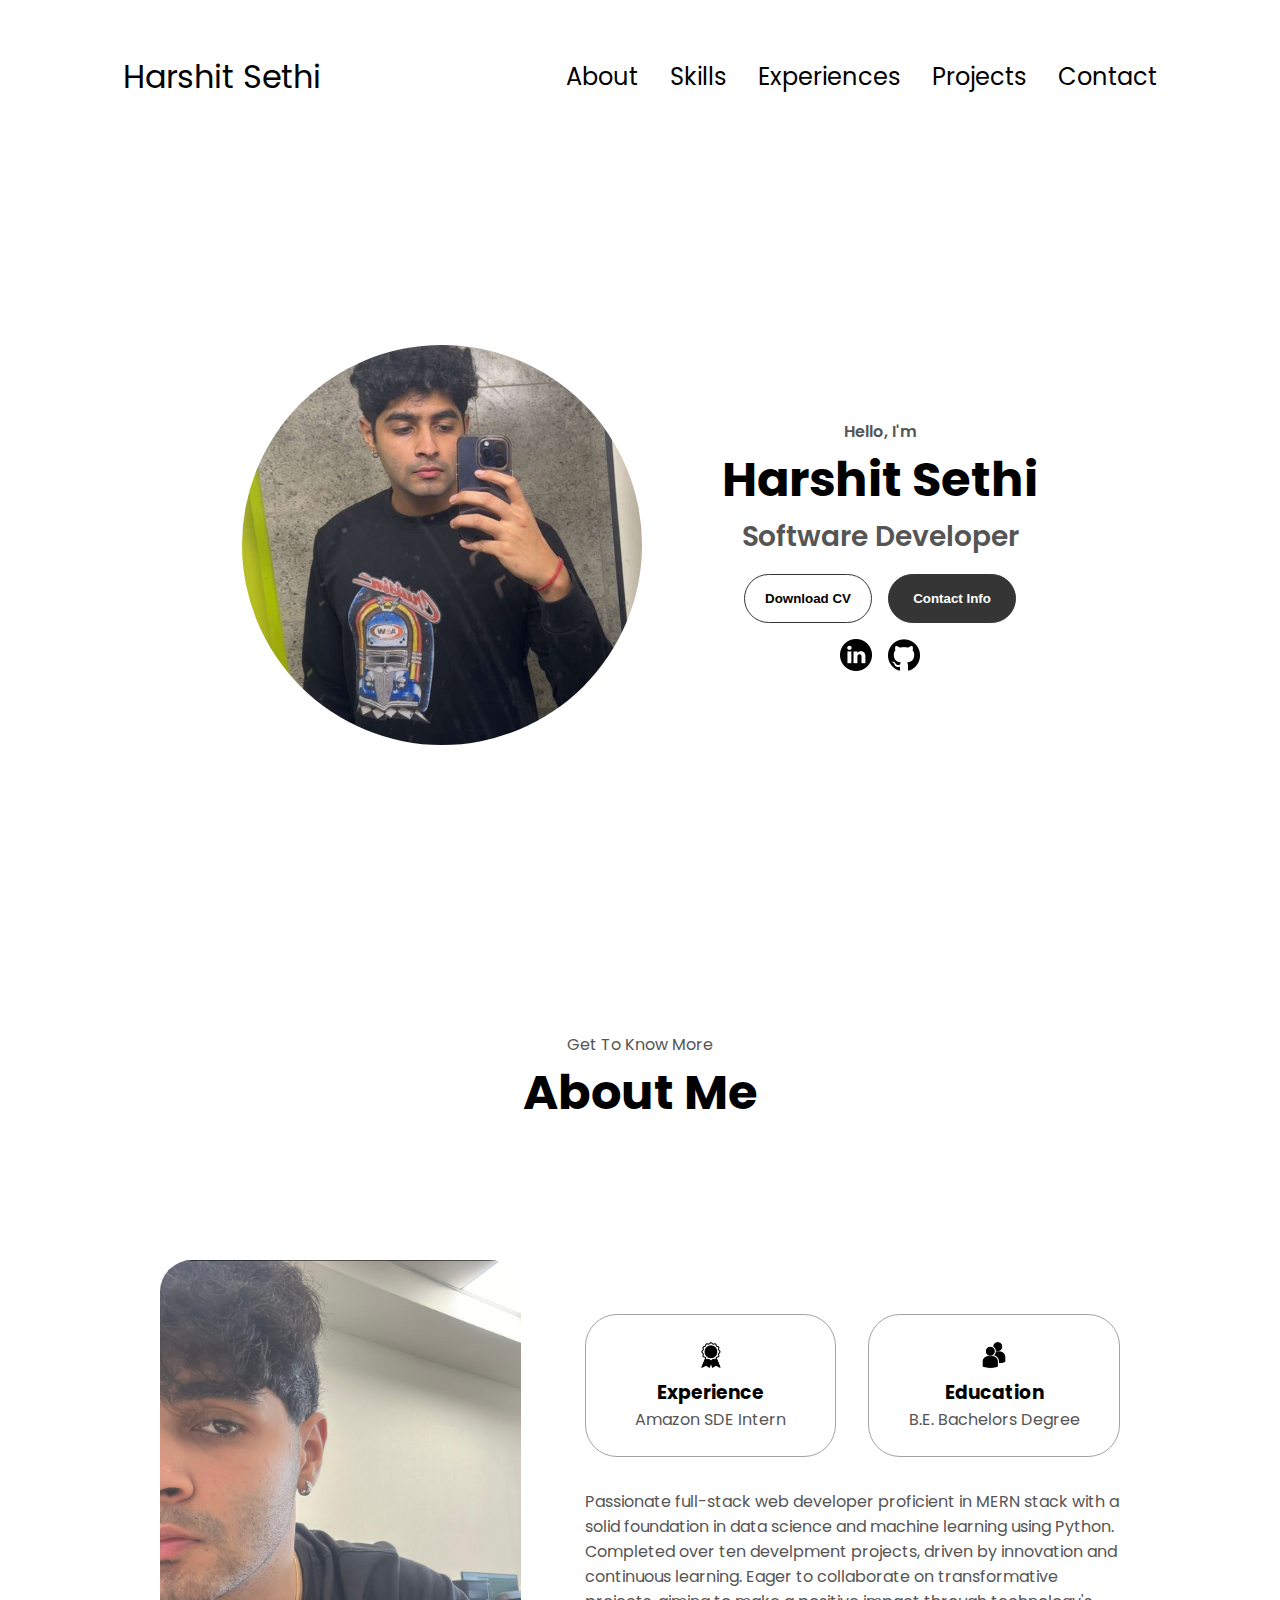
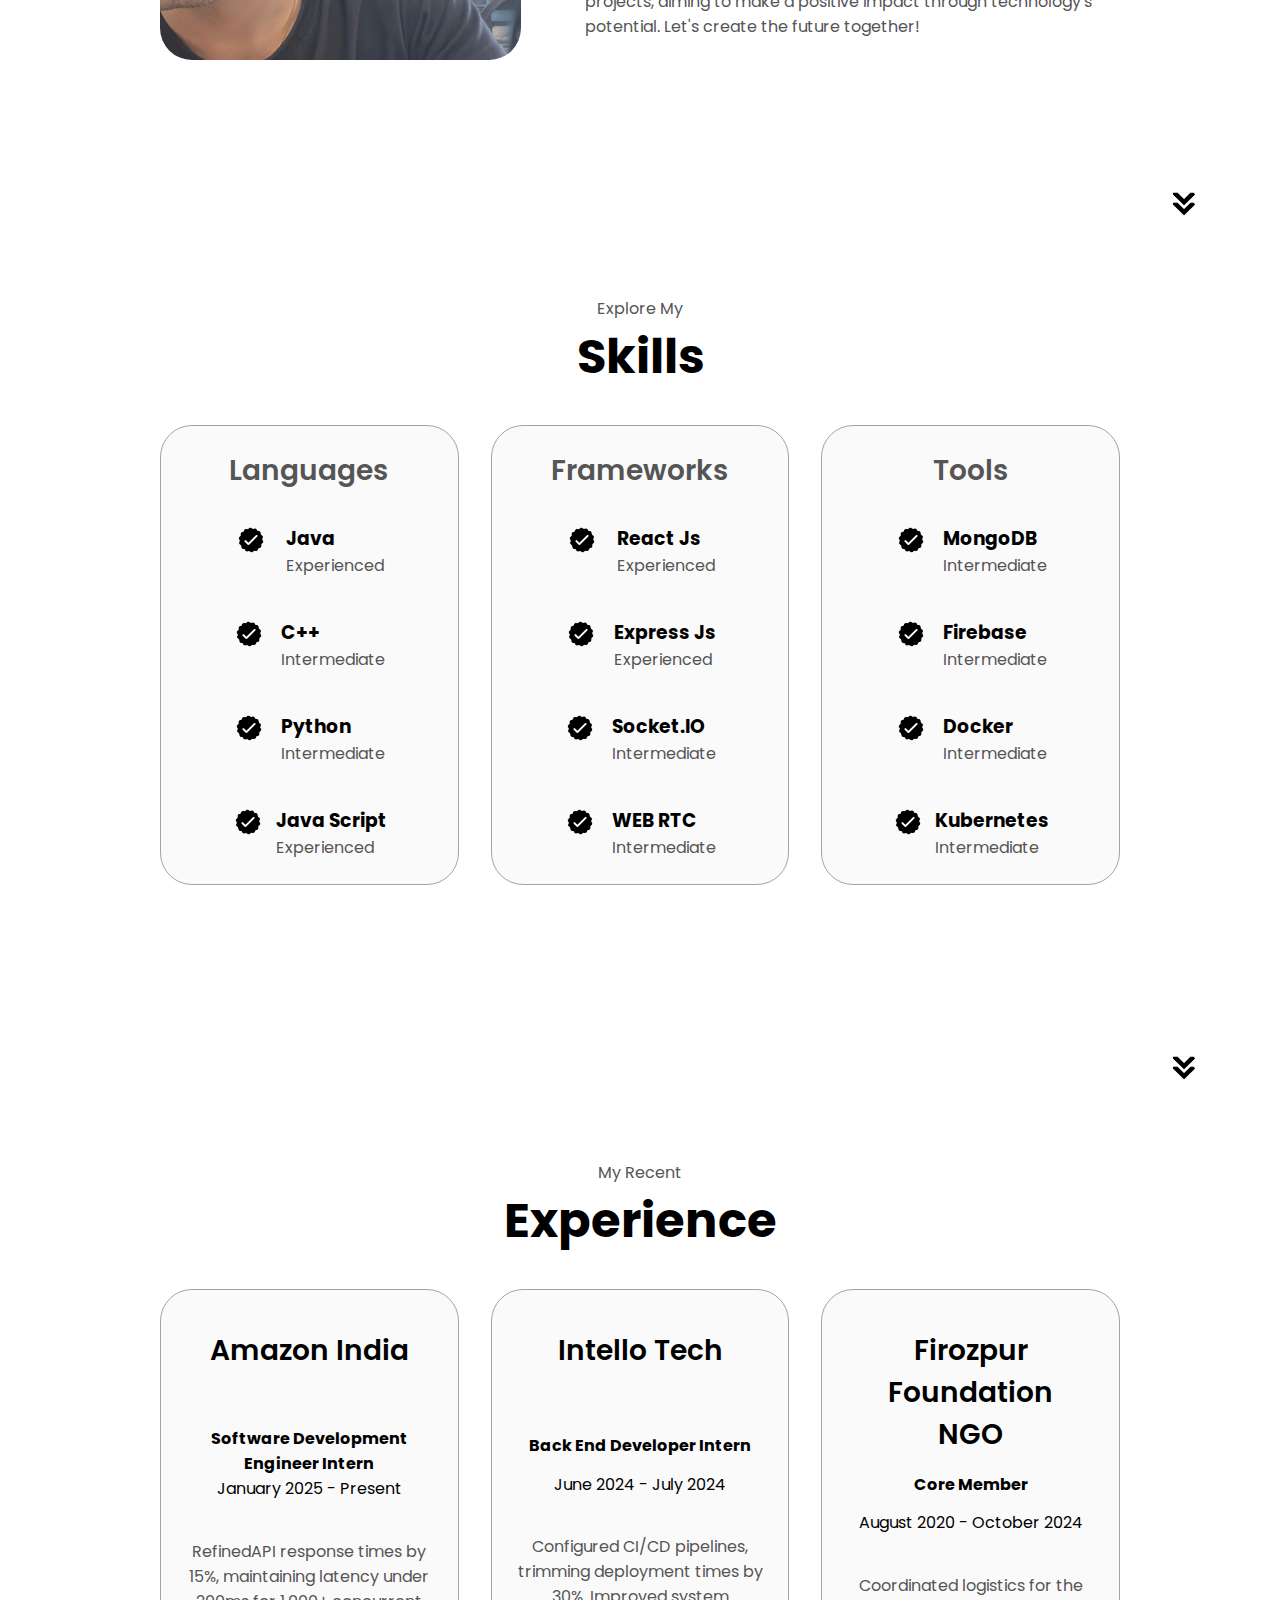
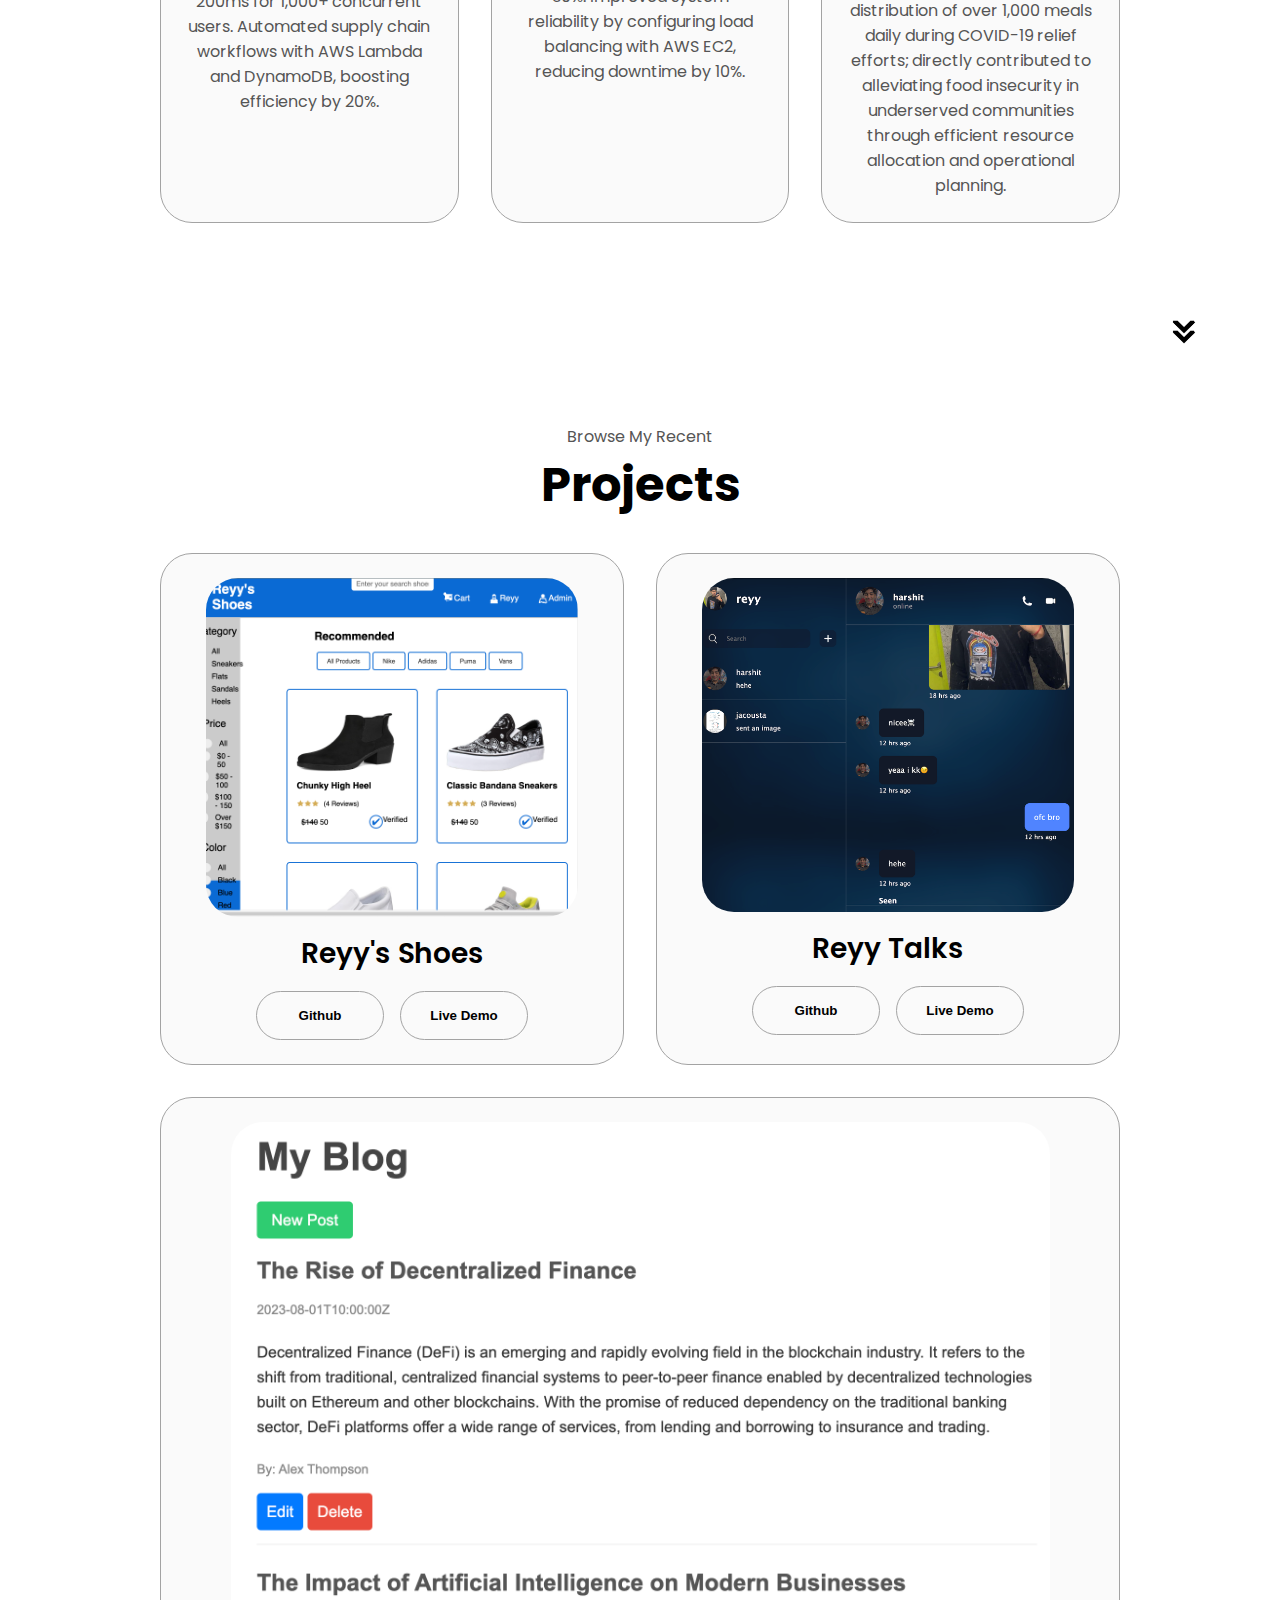
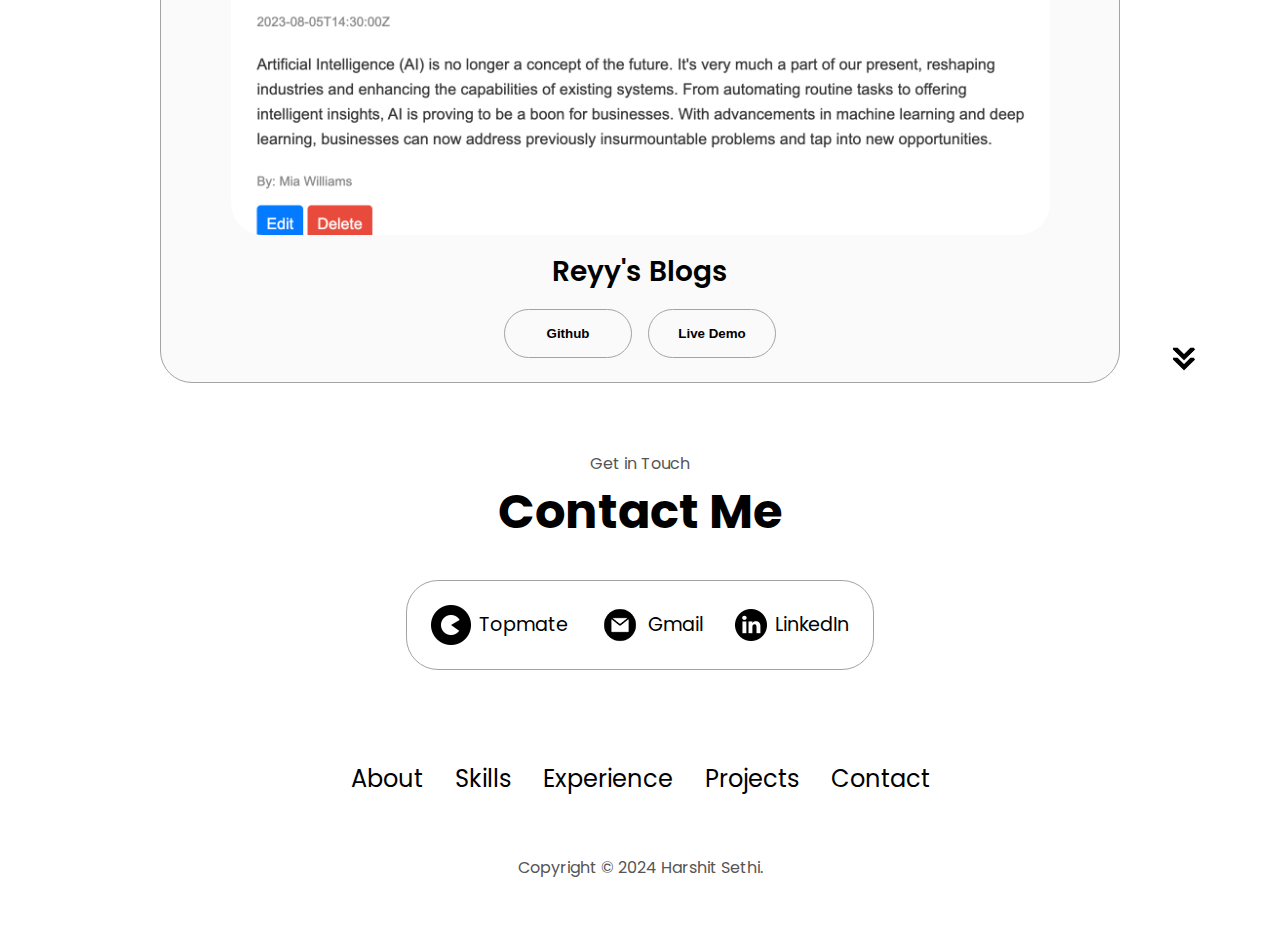
<file: index.html>
<!DOCTYPE html>
<html lang="en">
  <head>
    <meta charset="UTF-8" />
    <meta http-equiv="X-UA-Compatible" content="IE=edge" />
    <meta name="viewport" content="width=device-width, initial-scale=1.0" />
    <title>Reyy Portfolio</title>
    <link rel="stylesheet" href="style.css" />
    <link rel="icon" href="/assets/fav.png" type="image/x-icon" />
    <link rel="stylesheet" href="mediaqueries.css" />
  </head>
  <body>
    <nav id="desktop-nav">
      <div class="logo"><a href="/">Harshit Sethi</a></div>
      <div>
        <ul class="nav-links">
          <li><a href="/about.html">About</a></li>
          <li><a href="/skill.html">Skills</a></li>
          <li><a href="/experience.html">Experiences</a></li>
          <li><a href="/project.html">Projects</a></li>
          <li><a href="/contact.html">Contact</a></li>
        </ul>
      </div>
    </nav>
    <nav id="hamburger-nav">
      <div class="logo"><a href="/">Harshit Sethi</a></div>
      <div class="hamburger-menu">
        <div class="hamburger-icon" onclick="toggleMenu()">
          <span></span>
          <span></span>
          <span></span>
        </div>
        <div class="menu-links">
          <li><a href="/about.html" onclick="toggleMenu()">About</a></li>
          <li><a href="/skill.html" onclick="toggleMenu()">Skills</a></li>
          <li><a href="/experience.html" onclick="toggleMenu()">Experiences</a></li>
          <li><a href="/project.html" onclick="toggleMenu()">Projects</a></li>
          <li><a href="/contact.html" onclick="toggleMenu()">Contact</a></li>
        </div>
      </div>
    </nav>
    <section id="profile">
      <div class="section__pic-container">
        <img class="pic1" src="./assets/photo.png" alt="Harshit Sethi profile picture" />
      </div>
      <div class="section__text">
        <p class="section__text__p1">Hello, I'm</p>
        <h1 class="title">Harshit Sethi</h1>
        <p class="section__text__p2">Software Developer</p>
        <div class="btn-container">
          <button
            class="btn btn-color-2"
            onclick="window.open('./assets/Harshit_Sethi_Resume.pdf')"
          >
            Download CV
          </button>
          <button class="btn btn-color-1" onclick="location.href='./#contact'">
            Contact Info
          </button>
        </div>
        <div id="socials-container">
          <img
            src="./assets/linkedin.png"
            alt="My LinkedIn profile"
            class="icon"
            onclick="location.href='https://www.linkedin.com/in/harshit-sethi00/'"
          />
          <img
            src="./assets/github.png"
            alt="My Github profile"
            class="icon"
            onclick="location.href='https://github.com/harshey0'"
          />
        </div>
      </div>
    </section>
    <section id="about">
      <p class="section__text__p1">Get To Know More</p>
      <h1 class="title">About Me</h1>
      <div class="section-container">
        <div class="section__pic-container">
          <img
            src="./assets/about-pic.png"
            alt="Profile picture"
            class="about-pic"
          />
        </div>
        <div class="about-details-container">
          <div class="about-containers">
            <div class="details-container">
              <img
                src="./assets/experience.png"
                alt="Experience icon"
                class="icon"
              />
              <h3>Experience</h3>
              <p>Amazon SDE Intern</p>
            </div>
            <div class="details-container">
              <img
                src="./assets/education.png"
                alt="Education icon"
                class="icon"
              />
              <h3>Education</h3>
              <p>B.E. Bachelors Degree</p>
            </div>
          </div>
          <div class="text-container">
            <p>
              Passionate full-stack web developer proficient in MERN stack with a solid foundation in data science and machine learning using Python. Completed over ten develpment projects, driven by innovation and continuous learning. Eager to collaborate on transformative projects, aiming to make a positive impact through technology's potential. Let's create the future together!
            </p>
          </div>
        </div>
      </div>
      <img
        src="./assets/arrow.png"
        alt="Arrow icon"
        class="icon arrow"
        onclick="location.href='./#skills'"
      />
    </section>


    <section id="skills">
      <p class="section__text__p1">Explore My</p>
      <h1 class="title">Skills</h1>
      <div class="experience-details-container">
        <div class="about-containers">

          <div class="details-container color-container">
             <h2 class="experience-sub-title">Languages</h2>
          <div class="article-container">
            <article>
              <img
                src="./assets/checkmark.png"
                alt="Experience icon"
                class="icon"
              />
              <div>
                <h3>Java</h3>
                <p>Experienced</p>
              </div>
            </article>
            <article>
              <img
                src="./assets/checkmark.png"
                alt="Experience icon"
                class="icon"
              />
              <div>
                <h3>C++</h3>
                <p>Intermediate</p>
              </div>
            </article>
            <article>
              <img
                src="./assets/checkmark.png"
                alt="Experience icon"
                class="icon"
              />
              <div>
                <h3>Python</h3>
                <p>Intermediate</p>
              </div>
            </article>
            <article>
              <img
                src="./assets/checkmark.png"
                alt="Experience icon"
                class="icon"
              />
              <div>
                <h3>Java Script</h3>
                <p>Experienced</p>
              </div>
            </article>
          </div>
          </div>

          <div class="details-container color-container">
            <h2 class="experience-sub-title">Frameworks</h2>
          <div class="article-container">
            <article>
              <img
                src="./assets/checkmark.png"
                alt="Experience icon"
                class="icon"
              />
              <div>
                <h3>React Js</h3>
                <p>Experienced</p>
              </div>
            </article>
            <article>
              <img
                src="./assets/checkmark.png"
                alt="Experience icon"
                class="icon"
              />
              <div>
                <h3>Express Js</h3>
                <p>Experienced</p>
              </div>
            </article>
            <article>
              <img
                src="./assets/checkmark.png"
                alt="Experience icon"
                class="icon"
              />
              <div>
                <h3>Socket.IO</h3>
                <p>Intermediate</p>
              </div>
            </article>
            <article>
              <img
                src="./assets/checkmark.png"
                alt="Experience icon"
                class="icon"
              />
              <div>
                <h3>WEB RTC</h3>
                <p>Intermediate</p>
              </div>
            </article>
          </div>
          </div>
            <div class="details-container color-container">
              <h2 class="experience-sub-title">Tools</h2>
              <div class="article-container">
    
                <article>
                  <img
                    src="./assets/checkmark.png"
                    alt="Experience icon"
                    class="icon"
                  />
                  <div>
                    <h3>MongoDB</h3>
                    <p>Intermediate</p>
                  </div>
                </article>
                <article>
                  <img
                    src="./assets/checkmark.png"
                    alt="Experience icon"
                    class="icon"
                  />
                  <div>
                    <h3>Firebase</h3>
                    <p>Intermediate</p>
                  </div>
                </article>
                <article>
                  <img
                    src="./assets/checkmark.png"
                    alt="Experience icon"
                    class="icon"
                  />
                  <div>
                    <h3>Docker</h3>
                    <p>Intermediate</p>
                  </div>
                </article>
                <article>
                  <img
                    src="./assets/checkmark.png"
                    alt="Experience icon"
                    class="icon"
                  />
                  <div>
                    <h3>Kubernetes</h3>
                    <p>Intermediate</p>
                  </div>
                </article>
    
              </div>
          
        </div>

      <img
        src="./assets/arrow.png"
        alt="Arrow icon"
        class="icon arrow"
        onclick="location.href='./#experience'"
      />
    </section>

    <section id="experience">
      <p class="section__text__p1">My Recent</p>
      <h1 class="title">Experience</h1>
      <div class="experience-details-container">
        <div class="about-containers">

          <div class="details-container color-container">
            <h2 class="experience-sub-title project-title">Amazon India</h2>
            <div style="height: 1cm;"></div>
            <h4>Software Development Engineer Intern</h4>
            <P1>January 2025 - Present</P1>
            <div style="height: 1cm;"></div>
              <p>RefinedAPI response times by 15%, maintaining latency under 200ms for 1,000+ concurrent users. Automated
                supply chain workflows with AWS Lambda and DynamoDB, boosting efficiency by 20%. </p>
          </div>

          <div class="details-container color-container">
            <h2 class="experience-sub-title project-title">Intello Tech</h2>
            <div style="height: 1.2cm;"></div>
            <h4>Back End Developer Intern</h4>
            <div style="height: 0.35cm;"></div>
            <P1>June 2024 - July 2024</P1>
            <div style="height: 1cm;"></div>
              <p>Configured CI/CD pipelines, trimming deployment times by 30%. Improved system reliability by configuring load
                balancing with AWS EC2, reducing downtime by 10%.</p>
             
          </div>
            <div class="details-container color-container">
          <h2 class="experience-sub-title project-title">Firozpur Foundation NGO</h2>
          <h4>Core Member</h4>
          <div style="height: 0.35cm;"></div>
          <P1>August 2020 - October 2024</P1>
          <div style="height: 1cm;"></div>
            <p>Coordinated logistics for the distribution of over 1,000 meals daily during COVID-19 relief efforts; directly
              contributed to alleviating food insecurity in underserved communities through efficient resource allocation and
              operational planning.</p>
          
        </div>

      <img
        src="./assets/arrow.png"
        alt="Arrow icon"
        class="icon arrow"
        onclick="location.href='./#projects'"
      />
    </section>


    <section id="projects">
      <p class="section__text__p1">Browse My Recent</p>
      <h1 class="title">Projects</h1>
      <div class="experience-details-container">
        <div class="about-containers">
          <div class="details-container color-container">
            <div class="article-container">
              <img
                src="./assets/project-1.png"
                alt="Project 1"
                class="project-img"
              />
            </div>
            <h2 class="experience-sub-title project-title">Reyy's Shoes</h2>
            <div class="btn-container">
              <button
                class="btn btn-color-2 project-btn"
                onclick="location.href='https://github.com/harshey0/Reyy-s-Shoes'"
              >
                Github
              </button>
              <button
                class="btn btn-color-2 project-btn"
                onclick="location.href='https://reyy-s-shoes.vercel.app/'"
              >
                Live Demo
              </button>
            </div>
          </div>
          <div class="details-container color-container">
            <div class="article-container">
              <img
                src="./assets/project-2.png"
                alt="Project 2"
                class="project-img"
              />
            </div>
            <h2 class="experience-sub-title project-title">Reyy Talks</h2>
            <div class="btn-container">
              <button
                class="btn btn-color-2 project-btn"
                onclick="location.href='https://github.com/harshey0/Reyy-Talks'"
              >
                Github
              </button>
              <button
                class="btn btn-color-2 project-btn"
                onclick="location.href='https://reyy-talks.vercel.app/'"
              >
                Live Demo
              </button>
            </div>
          </div>
          <div class="details-container color-container">
            <div class="article-container">
              <img
                src="./assets/project-3.png"
                alt="Project 3"
                class="project-img"
              />
            </div>
            <h2 class="experience-sub-title project-title ">Reyy's Blogs</h2>
            <div class="btn-container">
              <button
                class="btn btn-color-2 project-btn"
                onclick="location.href='https://github.com/harshey0/api_blog'"
              >
                Github
              </button>
              <button
                class="btn btn-color-2 project-btn"
                onclick="location.href='https://api-blog-1.onrender.com/'"
              >
                Live Demo
              </button>
            </div>
          </div>
        </div>
      </div>
      <img
        src="./assets/arrow.png"
        alt="Arrow icon"
        class="icon arrow"
        onclick="location.href='./#contact'"
      />
    </section>
    <section id="contact">
      <p class="section__text__p1">Get in Touch</p>
      <h1 class="title">Contact Me</h1>
      <div class="contact-info-upper-container">
        <div class="contact-info-container">
          <img
            src="./assets/top.png"
            alt="Email icon"
            class="icon contact-icon email-icon"
          />
          <p><a href="https://topmate.io/harshit_sethi">Topmate</a></p>
        </div>
        <div class="contact-info-container">
          <img
            src="./assets/email.png"
            alt="Email icon"
            class="icon contact-icon email-icon"
          />
          <p><a href="mailto:sethiharshitfzr@gmail.com">Gmail</a></p>
        </div>
        <div class="contact-info-container">
          <img
            src="./assets/linkedin.png"
            alt="LinkedIn icon"
            class="icon contact-icon"
          />
          <p><a href="https://www.linkedin.com/in/harshit-sethi00/">LinkedIn</a></p>
        </div>
      </div>
    </section>
    <script
        src="https://topmate-embed.s3.ap-south-1.amazonaws.com/v1/topmate-embed.js"
        user-profile="https://topmate.io/embed/profile/harshit_sethi?theme=D5534D"
        btn-style='{"backgroundColor":"#000","color":"#fff","border":"1px solid #000"}'
        embed-version="v1"
        button-text="Let's Connect"
        position-right="30px"
        position-bottom="30px"
        custom-padding="0px"
        custom-font-size="16px"
        custom-font-weight="500"
        custom-width="200px"
        async=""
        defer=""
      ></script>
    <footer>
      <nav>
        <div class="nav-links-container">
          <ul class="nav-links">
            <li><a href="#about">About</a></li>
            <li><a href="#skills">Skills</a></li>
            <li><a href="#experience">Experience</a></li>
            <li><a href="#projects">Projects</a></li>
            <li><a href="#contact">Contact</a></li>
          </ul>
        </div>
      </nav>
      <p>Copyright &#169; 2024 Harshit Sethi.</p>
    </footer>
    <script src="script.js"></script>
  </body>
</html>
</file>
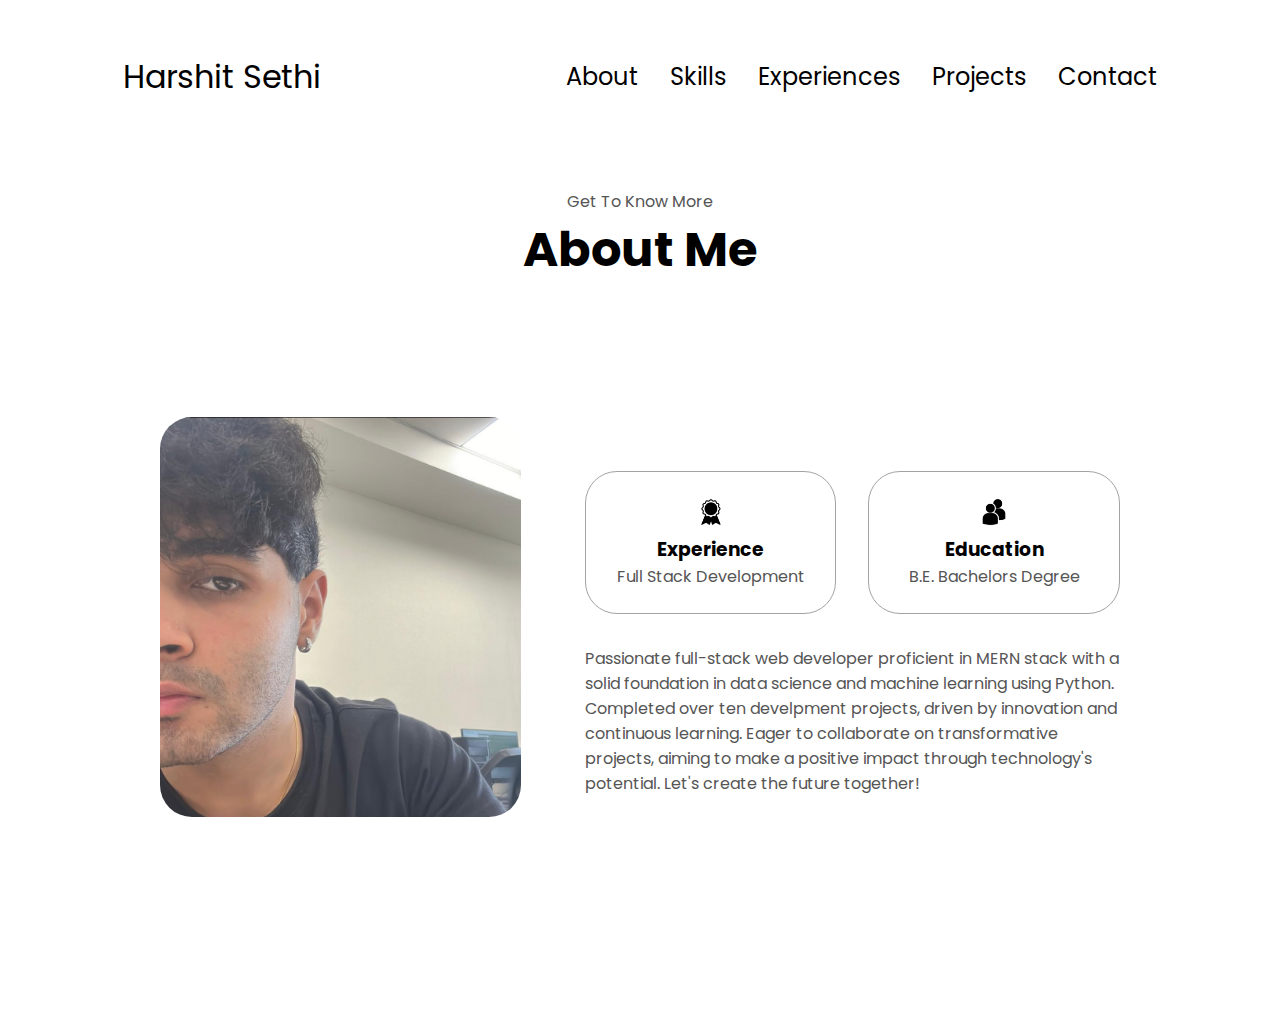
<file: about.html>
<!DOCTYPE html>
<html lang="en">
  <head>
    <meta charset="UTF-8" />
    <meta http-equiv="X-UA-Compatible" content="IE=edge" />
    <meta name="viewport" content="width=device-width, initial-scale=1.0" />
    <title>My Portfolio</title>
    <link rel="stylesheet" href="style.css" />
    <link rel="stylesheet" href="mediaqueries.css" />
  </head>
  <body>
    <nav id="desktop-nav">
        <div class="logo"><a href="/">Harshit Sethi</a></div>
      <div>
        <ul class="nav-links">
          <li><a href="/about.html">About</a></li>
          <li><a href="/skill.html">Skills</a></li>
          <li><a href="/experience.html">Experiences</a></li>
          <li><a href="/project.html">Projects</a></li>
          <li><a href="/contact.html">Contact</a></li>
        </ul>
      </div>
    </nav>
    <nav id="hamburger-nav">
        <div class="logo"><a href="/">Harshit Sethi</a></div>
        <div class="hamburger-menu">
          <div class="hamburger-icon" onclick="toggleMenu()">
            <span></span>
            <span></span>
            <span></span>
          </div>
          <div class="menu-links">
            <li><a href="/about.html" onclick="toggleMenu()">About</a></li>
            <li><a href="/skill.html" onclick="toggleMenu()">Skills</a></li>
            <li><a href="/experience.html" onclick="toggleMenu()">Experiences</a></li>
            <li><a href="/project.html" onclick="toggleMenu()">Projects</a></li>
            <li><a href="/contact.html" onclick="toggleMenu()">Contact</a></li>
        </div>
      </div>
    </nav>
    <section id="about">
      <p class="section__text__p1">Get To Know More</p>
      <h1 class="title">About Me</h1>
      <div class="section-container">
        <div class="section__pic-container">
          <img
            src="./assets/about-pic.png"
            alt="Profile picture"
            class="about-pic"
          />
        </div>
        <div class="about-details-container">
          <div class="about-containers">
            <div class="details-container">
              <img
                src="./assets/experience.png"
                alt="Experience icon"
                class="icon"
              />
              <h3>Experience</h3>
              <p>Full Stack Development</p>
            </div>
            <div class="details-container">
              <img
                src="./assets/education.png"
                alt="Education icon"
                class="icon"
              />
              <h3>Education</h3>
              <p>B.E. Bachelors Degree</p>
            </div>
          </div>
          <div class="text-container">
            <p>
              Passionate full-stack web developer proficient in MERN stack with a solid foundation in data science and machine learning using Python. Completed over ten develpment projects, driven by innovation and continuous learning. Eager to collaborate on transformative projects, aiming to make a positive impact through technology's potential. Let's create the future together!
            </p>
          </div>
        </div>
      </div>
    </section>
    </footer>
    <script src="script.js"></script>
  </body>
</html>
</file>
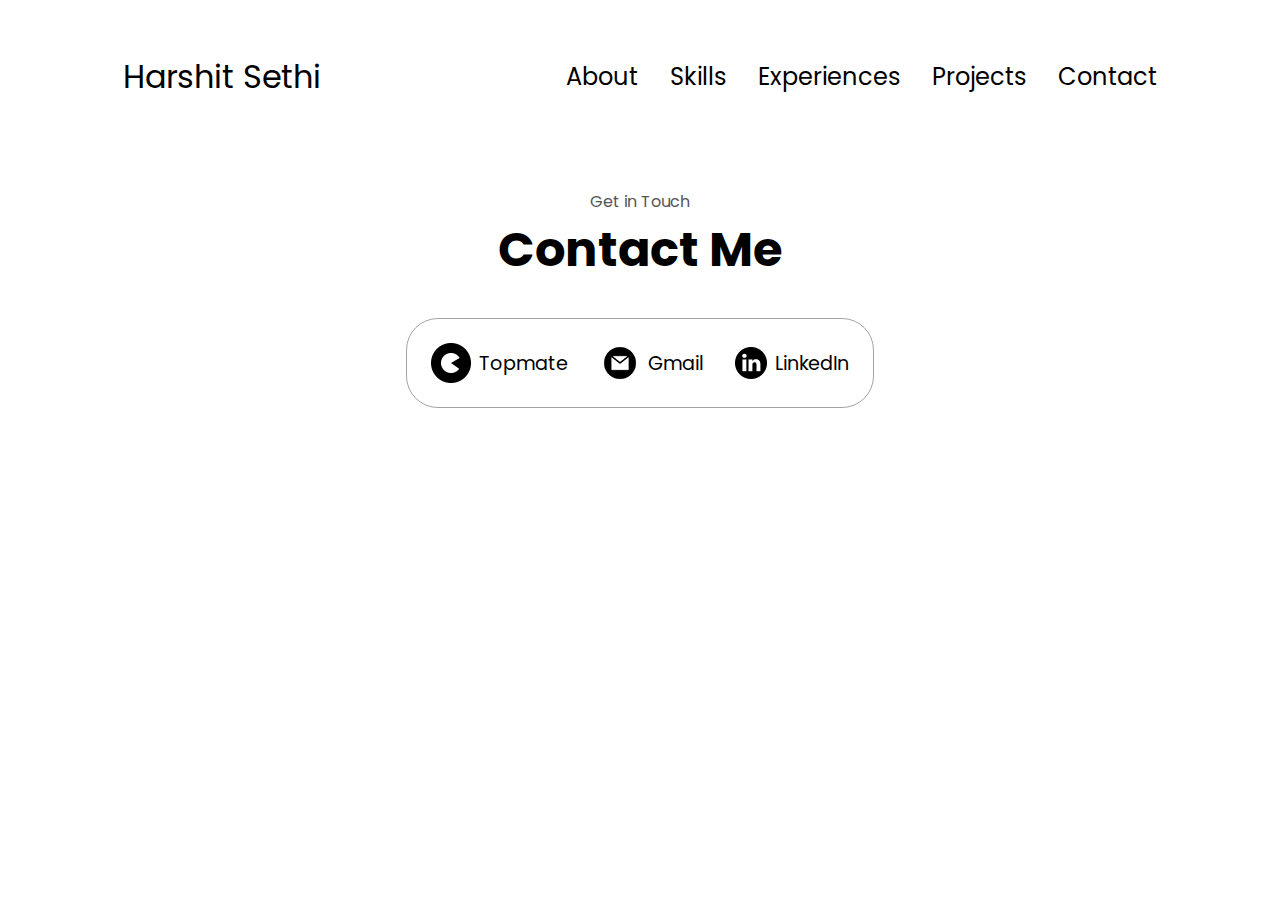
<file: contact.html>
<!DOCTYPE html>
<html lang="en">
  <head>
    <meta charset="UTF-8" />
    <meta http-equiv="X-UA-Compatible" content="IE=edge" />
    <meta name="viewport" content="width=device-width, initial-scale=1.0" />
    <title>My Portfolio</title>
    <link rel="stylesheet" href="style.css" />
    <link rel="stylesheet" href="mediaqueries.css" />
  </head>
  <body>
    <nav id="desktop-nav">
        <div class="logo"><a href="/">Harshit Sethi</a></div>
      <div>
        <ul class="nav-links">
            <li><a href="/about.html">About</a></li>
            <li><a href="/skill.html">Skills</a></li>
            <li><a href="/experience.html">Experiences</a></li>
            <li><a href="/project.html">Projects</a></li>
            <li><a href="/contact.html">Contact</a></li>
        </ul>
      </div>
    </nav>
    <nav id="hamburger-nav">
        <div class="logo"><a href="/">Harshit Sethi</a></div>
        <div class="hamburger-menu">
          <div class="hamburger-icon" onclick="toggleMenu()">
            <span></span>
            <span></span>
            <span></span>
          </div>
          <div class="menu-links">
            <li><a href="/about.html" onclick="toggleMenu()">About</a></li>
            <li><a href="/skill.html" onclick="toggleMenu()">Skills</a></li>
            <li><a href="/experience.html" onclick="toggleMenu()">Experiences</a></li>
            <li><a href="/project.html" onclick="toggleMenu()">Projects</a></li>
            <li><a href="/contact.html" onclick="toggleMenu()">Contact</a></li>
        </div>
      </div>
    </nav>
    <section id="contact">
      <p class="section__text__p1">Get in Touch</p>
      <h1 class="title">Contact Me</h1>
      <div class="contact-info-upper-container">
        <div class="contact-info-container">
          <img
            src="./assets/top.png"
            alt="Email icon"
            class="icon contact-icon email-icon"
          />
          <p><a href="https://topmate.io/harshit_sethi">Topmate</a></p>
        </div>
        <div class="contact-info-container">
          <img
            src="./assets/email.png"
            alt="Email icon"
            class="icon contact-icon email-icon"
          />
          <p><a href="mailto:sethiharshitfzr@gmail.com">Gmail</a></p>
        </div>
        <div class="contact-info-container">
          <img
            src="./assets/linkedin.png"
            alt="LinkedIn icon"
            class="icon contact-icon"
          />
          <p><a href="https://www.linkedin.com/in/harshit-sethi00/">LinkedIn</a></p>
        </div>
      </div>
    </section>
    </footer>
    <script src="script.js"></script>
  </body>
</html>
</file>
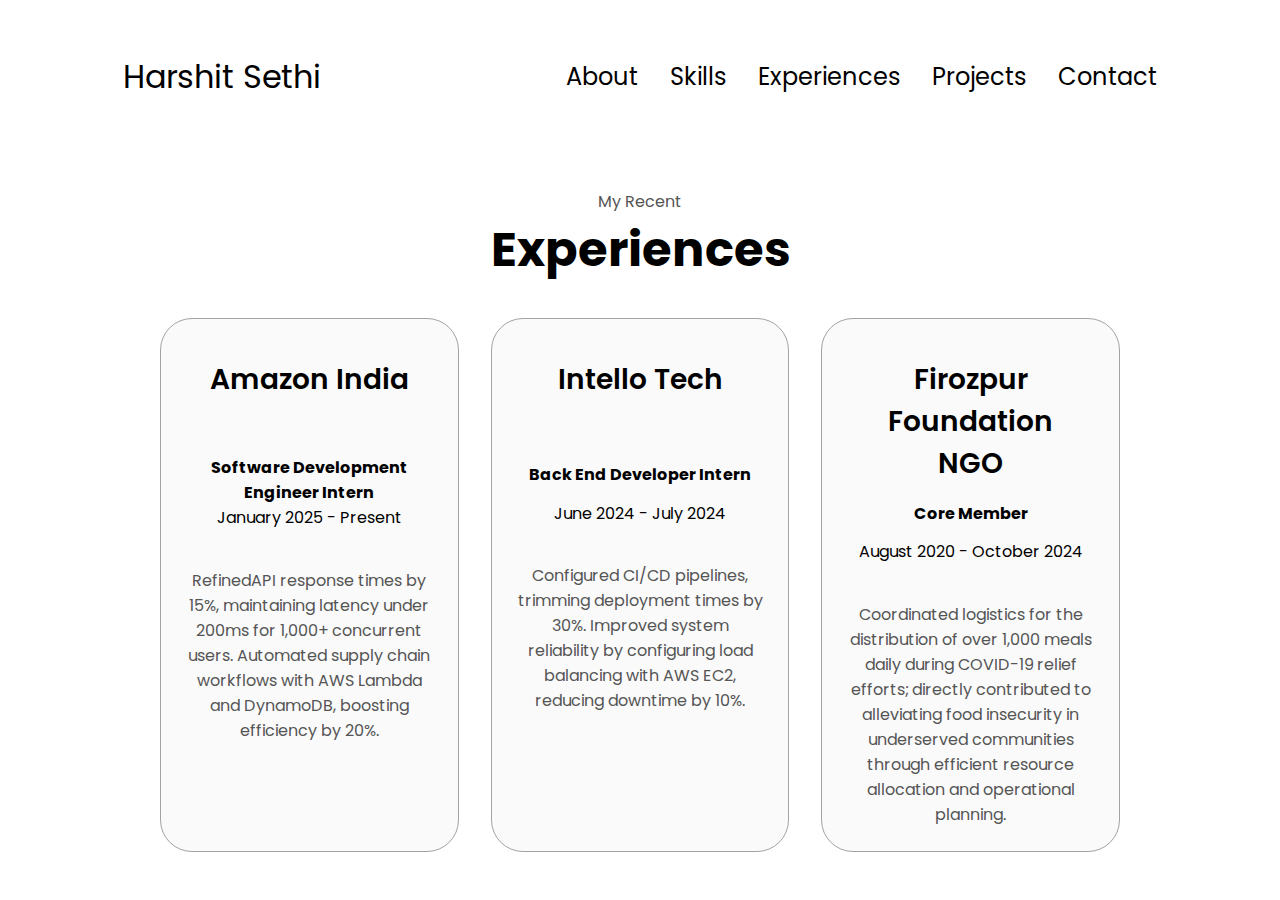
<file: experience.html>
<!DOCTYPE html>
<html lang="en">
  <head>
    <meta charset="UTF-8" />
    <meta http-equiv="X-UA-Compatible" content="IE=edge" />
    <meta name="viewport" content="width=device-width, initial-scale=1.0" />
    <title>My Portfolio</title>
    <link rel="stylesheet" href="style.css" />
    <link rel="stylesheet" href="mediaqueries.css" />
  </head>
  <body>
    <nav id="desktop-nav">
      <div class="logo"><a href="/">Harshit Sethi</a></div>
      <div>
        <ul class="nav-links">
          <li><a href="/about.html">About</a></li>
          <li><a href="/skill.html">Skills</a></li>
          <li><a href="/experience.html">Experiences</a></li>
          <li><a href="/project.html">Projects</a></li>
          <li><a href="/contact.html">Contact</a></li>
        </ul>
      </div>
    </nav>
    <nav id="hamburger-nav">
        <div class="logo"><a href="/">Harshit Sethi</a></div>
        <div class="hamburger-menu">
          <div class="hamburger-icon" onclick="toggleMenu()">
            <span></span>
            <span></span>
            <span></span>
          </div>
          <div class="menu-links">
            <li><a href="/about.html" onclick="toggleMenu()">About</a></li>
            <li><a href="/skill.html" onclick="toggleMenu()">Skills</a></li>
            <li><a href="/experience.html" onclick="toggleMenu()">Experiences</a></li>
            <li><a href="/project.html" onclick="toggleMenu()">Projects</a></li>
            <li><a href="/contact.html" onclick="toggleMenu()">Contact</a></li>
        </div>
      </div>
    </nav>
  </section>
  <section id="projects">
    <p class="section__text__p1">My Recent</p>
    <h1 class="title">Experiences</h1>
    <div class="experience-details-container">
      <div class="about-containers">

        <div class="details-container color-container">
          <h2 class="experience-sub-title project-title">Amazon India</h2>
          <div style="height: 1cm;"></div>
          <h4>Software Development Engineer Intern</h4>
          <P1>January 2025 - Present</P1>
          <div style="height: 1cm;"></div>
            <p>RefinedAPI response times by 15%, maintaining latency under 200ms for 1,000+ concurrent users. Automated
              supply chain workflows with AWS Lambda and DynamoDB, boosting efficiency by 20%. </p>
        </div>

        <div class="details-container color-container">
          <h2 class="experience-sub-title project-title">Intello Tech</h2>
          <div style="height: 1.2cm;"></div>
          <h4>Back End Developer Intern</h4>
          <div style="height: 0.35cm;"></div>
          <P1>June 2024 - July 2024</P1>
          <div style="height: 1cm;"></div>
            <p>Configured CI/CD pipelines, trimming deployment times by 30%. Improved system reliability by configuring load
              balancing with AWS EC2, reducing downtime by 10%.</p>
           
        </div>
          <div class="details-container color-container">
        <h2 class="experience-sub-title project-title">Firozpur Foundation NGO</h2>
        <h4>Core Member</h4>
        <div style="height: 0.35cm;"></div>
        <P1>August 2020 - October 2024</P1>
        <div style="height: 1cm;"></div>
          <p>Coordinated logistics for the distribution of over 1,000 meals daily during COVID-19 relief efforts; directly
            contributed to alleviating food insecurity in underserved communities through efficient resource allocation and
            operational planning.</p>
        
      </div>
    </section>
    </footer>
    <script src="script.js"></script>
  </body>
</html>
</file>
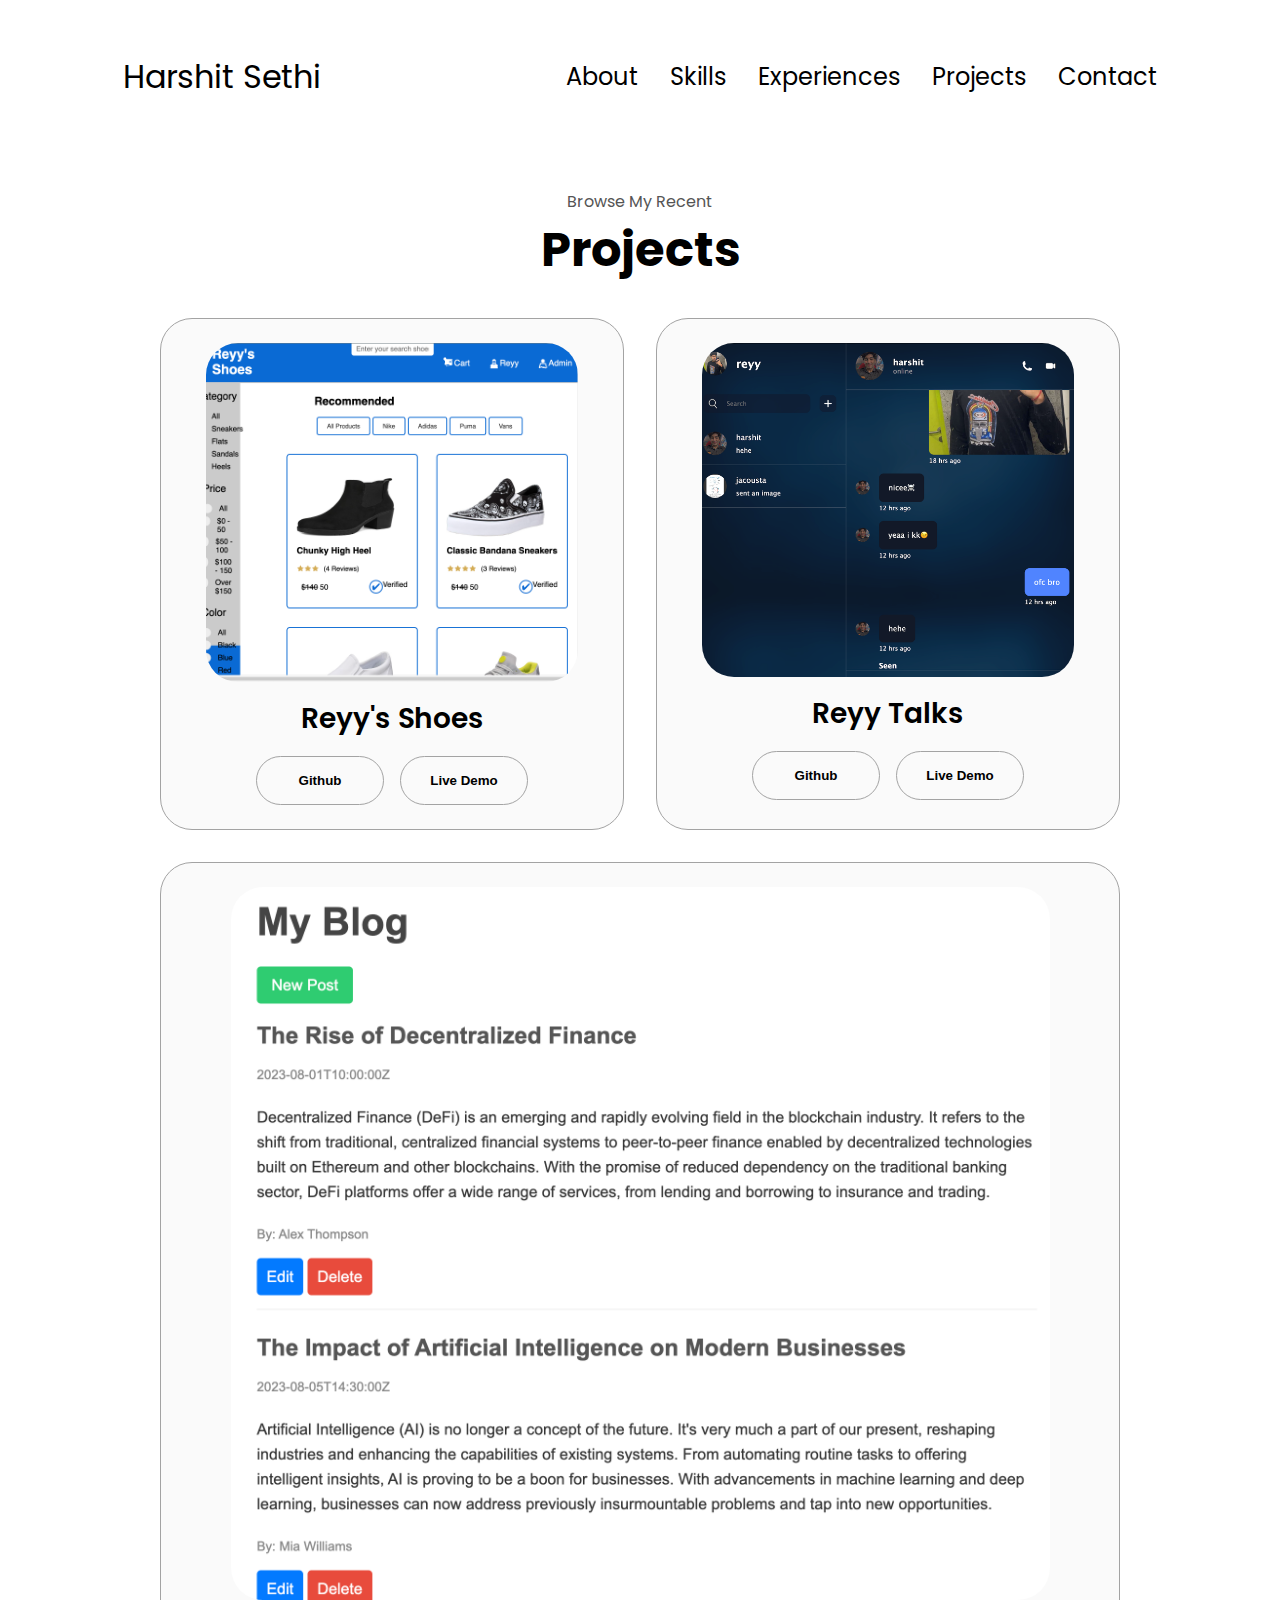
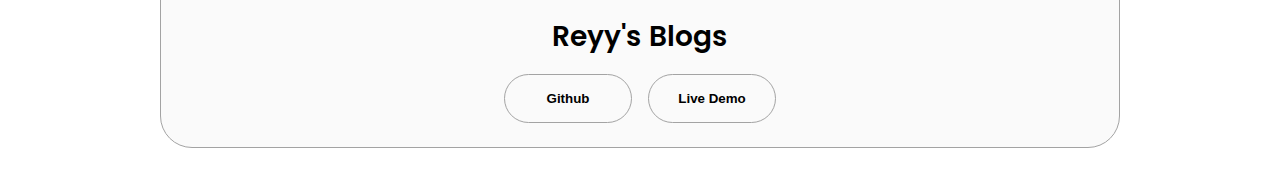
<file: project.html>
<!DOCTYPE html>
<html lang="en">
  <head>
    <meta charset="UTF-8" />
    <meta http-equiv="X-UA-Compatible" content="IE=edge" />
    <meta name="viewport" content="width=device-width, initial-scale=1.0" />
    <title>My Portfolio</title>
    <link rel="stylesheet" href="style.css" />
    <link rel="stylesheet" href="mediaqueries.css" />
  </head>
  <body>
    <nav id="desktop-nav">
      <div class="logo"><a href="/">Harshit Sethi</a></div>
      <div>
        <ul class="nav-links">
          <li><a href="/about.html">About</a></li>
          <li><a href="/skill.html">Skills</a></li>
          <li><a href="/experience.html">Experiences</a></li>
          <li><a href="/project.html">Projects</a></li>
          <li><a href="/contact.html">Contact</a></li>
        </ul>
      </div>
    </nav>
    <nav id="hamburger-nav">
        <div class="logo"><a href="/">Harshit Sethi</a></div>
        <div class="hamburger-menu">
          <div class="hamburger-icon" onclick="toggleMenu()">
            <span></span>
            <span></span>
            <span></span>
          </div>
          <div class="menu-links">
            <li><a href="/about.html" onclick="toggleMenu()">About</a></li>
            <li><a href="/skill.html" onclick="toggleMenu()">Skills</a></li>
            <li><a href="/experience.html" onclick="toggleMenu()">Experiences</a></li>
            <li><a href="/project.html" onclick="toggleMenu()">Projects</a></li>
            <li><a href="/contact.html" onclick="toggleMenu()">Contact</a></li>
        </div>
      </div>
    </nav>
    <section id="projects">
      <p class="section__text__p1">Browse My Recent</p>
      <h1 class="title">Projects</h1>
      <div class="experience-details-container">
        <div class="about-containers">
          <div class="details-container color-container">
            <div class="article-container">
              <img
                src="./assets/project-1.png"
                alt="Project 1"
                class="project-img"
              />
            </div>
            <h2 class="experience-sub-title project-title">Reyy's Shoes</h2>
            <div class="btn-container">
              <button
                class="btn btn-color-2 project-btn"
                onclick="location.href='https://github.com/harshey0/Reyy-s-Shoes'"
              >
                Github
              </button>
              <button
                class="btn btn-color-2 project-btn"
                onclick="location.href='https://reyy-s-shoes.vercel.app/'"
              >
                Live Demo
              </button>
            </div>
          </div>
          <div class="details-container color-container">
            <div class="article-container">
              <img
                src="./assets/project-2.png"
                alt="Project 2"
                class="project-img"
              />
            </div>
            <h2 class="experience-sub-title project-title">Reyy Talks</h2>
            <div class="btn-container">
              <button
                class="btn btn-color-2 project-btn"
                onclick="location.href='https://github.com/harshey0/Reyy-Talks'"
              >
                Github
              </button>
              <button
                class="btn btn-color-2 project-btn"
                onclick="location.href='https://reyy-talks.vercel.app/'"
              >
                Live Demo
              </button>
            </div>
          </div>
          <div class="details-container color-container">
            <div class="article-container">
              <img
                src="./assets/project-3.png"
                alt="Project 3"
                class="project-img"
              />
            </div>
            <h2 class="experience-sub-title project-title ">Reyy's Blogs</h2>
            <div class="btn-container">
              <button
                class="btn btn-color-2 project-btn"
                onclick="location.href='https://github.com/harshey0/api_blog'"
              >
                Github
              </button>
              <button
                class="btn btn-color-2 project-btn"
                onclick="location.href='https://api-blog-1.onrender.com/'"
              >
                Live Demo
              </button>
            </div>
          </div>
        </div>
      </div>
    </section>
    </footer>
    <script src="script.js"></script>
  </body>
</html>
</file>
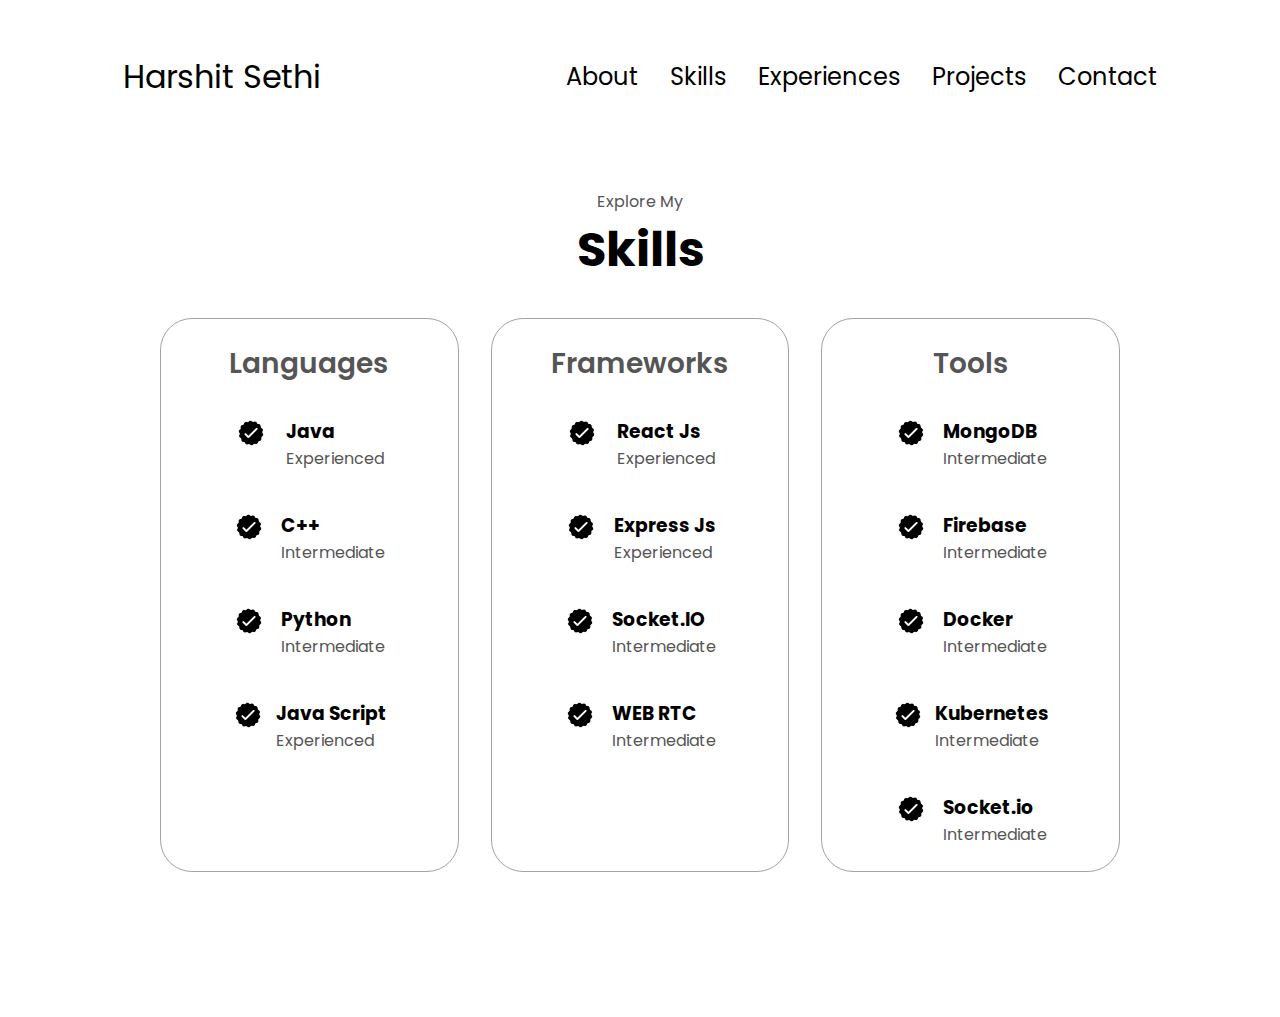
<file: skill.html>
<!DOCTYPE html>
<html lang="en">
  <head>
    <meta charset="UTF-8" />
    <meta http-equiv="X-UA-Compatible" content="IE=edge" />
    <meta name="viewport" content="width=device-width, initial-scale=1.0" />
    <title>My Portfolio</title>
    <link rel="stylesheet" href="style.css" />
    <link rel="stylesheet" href="mediaqueries.css" />
  </head>
  <body>
    <nav id="desktop-nav">
        <div class="logo"><a href="/">Harshit Sethi</a></div>
      <div>
        <ul class="nav-links">
          <li><a href="/about.html">About</a></li>
          <li><a href="/skill.html">Skills</a></li>
          <li><a href="/experience.html">Experiences</a></li>
          <li><a href="/project.html">Projects</a></li>
          <li><a href="/contact.html">Contact</a></li>
        </ul>
      </div>
    </nav>
    <nav id="hamburger-nav">
      <div class="logo"><a href="/">Harshit Sethi</a></div>
      <div class="hamburger-menu">
        <div class="hamburger-icon" onclick="toggleMenu()">
          <span></span>
          <span></span>
          <span></span>
        </div>
        <div class="menu-links">
          <li><a href="/about.html" onclick="toggleMenu()">About</a></li>
          <li><a href="/skill.html" onclick="toggleMenu()">Skills</a></li>
          <li><a href="/experience.html" onclick="toggleMenu()">Experiences</a></li>
          <li><a href="/project.html" onclick="toggleMenu()">Projects</a></li>
          <li><a href="/contact.html" onclick="toggleMenu()">Contact</a></li>
        </div>
      </div>
    </nav>
 
    <section id="experience">
      <p class="section__text__p1">Explore My</p>
      <h1 class="title">Skills</h1>
      <div class="experience-details-container">
        <div class="about-containers">
  
          <div class="details-container">
            <h2 class="experience-sub-title">Languages</h2>
            <div class="article-container">
              <article>
                <img
                  src="./assets/checkmark.png"
                  alt="Experience icon"
                  class="icon"
                />
                <div>
                  <h3>Java</h3>
                  <p>Experienced</p>
                </div>
              </article>
              <article>
                <img
                  src="./assets/checkmark.png"
                  alt="Experience icon"
                  class="icon"
                />
                <div>
                  <h3>C++</h3>
                  <p>Intermediate</p>
                </div>
              </article>
              <article>
                <img
                  src="./assets/checkmark.png"
                  alt="Experience icon"
                  class="icon"
                />
                <div>
                  <h3>Python</h3>
                  <p>Intermediate</p>
                </div>
              </article>
              <article>
                <img
                  src="./assets/checkmark.png"
                  alt="Experience icon"
                  class="icon"
                />
                <div>
                  <h3>Java Script</h3>
                  <p>Experienced</p>
                </div>
              </article>
            </div>
          </div>
  
          <div class="details-container">
            <h2 class="experience-sub-title">Frameworks</h2>
            <div class="article-container">
              <article>
                <img
                  src="./assets/checkmark.png"
                  alt="Experience icon"
                  class="icon"
                />
                <div>
                  <h3>React Js</h3>
                  <p>Experienced</p>
                </div>
              </article>
              <article>
                <img
                  src="./assets/checkmark.png"
                  alt="Experience icon"
                  class="icon"
                />
                <div>
                  <h3>Express Js</h3>
                  <p>Experienced</p>
                </div>
              </article>
              <article>
                <img
                  src="./assets/checkmark.png"
                  alt="Experience icon"
                  class="icon"
                />
                <div>
                  <h3>Socket.IO</h3>
                  <p>Intermediate</p>
                </div>
              </article>
              <article>
                <img
                  src="./assets/checkmark.png"
                  alt="Experience icon"
                  class="icon"
                />
                <div>
                  <h3>WEB RTC</h3>
                  <p>Intermediate</p>
                </div>
              </article>
            </div>
          </div>
  
          <div class="details-container">
            <h2 class="experience-sub-title">Tools</h2>
            <div class="article-container">
  
              <article>
                <img
                  src="./assets/checkmark.png"
                  alt="Experience icon"
                  class="icon"
                />
                <div>
                  <h3>MongoDB</h3>
                  <p>Intermediate</p>
                </div>
              </article>
              <article>
                <img
                  src="./assets/checkmark.png"
                  alt="Experience icon"
                  class="icon"
                />
                <div>
                  <h3>Firebase</h3>
                  <p>Intermediate</p>
                </div>
              </article>
              <article>
                <img
                  src="./assets/checkmark.png"
                  alt="Experience icon"
                  class="icon"
                />
                <div>
                  <h3>Docker</h3>
                  <p>Intermediate</p>
                </div>
              </article>
              <article>
                <img
                  src="./assets/checkmark.png"
                  alt="Experience icon"
                  class="icon"
                />
                <div>
                  <h3>Kubernetes</h3>
                  <p>Intermediate</p>
                </div>
              </article>
              <article>
                <img
                  src="./assets/checkmark.png"
                  alt="Experience icon"
                  class="icon"
                />
                <div>
                  <h3>Socket.io</h3>
                  <p>Intermediate</p>
                </div>
              </article>
  
            </div>
          </div>
        </div>
      </div>
    </section>
    </footer>
    <script src="script.js"></script>
  </body>
</html>
</file>
<file: style.css>
/* GENERAL */

@import url("https://fonts.googleapis.com/css2?family=Poppins:wght@300;400;500;600&display=swap");

* {
  margin: 0;
  padding: 0;
}

body {
  font-family: "Poppins", sans-serif;
}

html {
  scroll-behavior: smooth;
}

p {
  color: rgb(85, 85, 85);
}

/* TRANSITION */

a,
.btn {
  transition: all 300ms ease;
}

.pic1{
  border-radius: 50%;
  object-fit: cover;
}

/* DESKTOP NAV */

nav,
.nav-links {
  display: flex;
}

nav {
  justify-content: space-around;
  align-items: center;
  height: 17vh;
}

.nav-links {
  gap: 2rem;
  list-style: none;
  font-size: 1.5rem;
}

a {
  color: black;
  text-decoration: none;
  text-decoration-color: white;
}

a:hover {
  color: grey;
  text-decoration: underline;
  text-underline-offset: 1rem;
  text-decoration-color: rgb(181, 181, 181);
}

.logo {
  font-size: 2rem;
}

.logo:hover {
  cursor: default;
}

/* HAMBURGER MENU */

#hamburger-nav {
  display: none;
}

.hamburger-menu {
  position: relative;
  display: inline-block;
  z-index: 999;
}

.hamburger-icon {
  display: flex;
  flex-direction: column;
  justify-content: space-between;
  height: 24px;
  width: 30px;
  cursor: pointer;
}

.hamburger-icon span {
  width: 100%;
  height: 2px;
  background-color: black;
  transition: all 0.3 ease-in-out;
}

.menu-links {
  position: absolute;
  top: 100%;
  right: 0;
  background-color: white;
  width: fit-content;
  max-height: 0;
  overflow: hidden;
  transition: all 0.3 ease-in-out;
}

.menu-links a {
  display: block;
  padding: 10px;
  text-align: center;
  font-size: 1.5rem;
  color: black;
  text-decoration: none;
  transition: all 0.3 ease-in-out;
}

.menu-links li {
  list-style: none;
}

.menu-links.open {
  max-height: 300px;
}

.hamburger-icon.open span:first-child {
  transform: rotate(45deg) translate(10px, 5px);
}

.hamburger-icon.open span:nth-child(2) {
  opacity: 0;
}

.hamburger-icon.open span:last-child {
  transform: rotate(-45deg) translate(10px, -5px);
}

.hamburger-icon span:first-child {
  transform: none;
}

.hamburger-icon span:first-child {
  opacity: 1;
}

.hamburger-icon span:first-child {
  transform: none;
}

/* SECTIONS */

section {
  padding-top: 4vh;
  height: 96vh;
  margin: 0 10rem;
  box-sizing: border-box;
  min-height: fit-content;
}

.section-container {
  display: flex;
}

/* PROFILE SECTION */

#profile {
  display: flex;
  justify-content: center;
  gap: 5rem;
  height: 80vh;
}

.section__pic-container {
  display: flex;
  height: 400px;
  width: 400px;
  margin: auto 0;
}

.section__text {
  align-self: center;
  text-align: center;
}

.section__text p {
  font-weight: 600;
}

.section__text__p1 {
  text-align: center;
}

.section__text__p2 {
  font-size: 1.75rem;
  margin-bottom: 1rem;
}

.title {
  font-size: 3rem;
  text-align: center;
}

#socials-container {
  display: flex;
  justify-content: center;
  margin-top: 1rem;
  gap: 1rem;
}

/* ICONS */

.icon {
  cursor: pointer;
  height: 2rem;
}

/* BUTTONS */

.btn-container {
  display: flex;
  justify-content: center;
  gap: 1rem;
}

.btn {
  font-weight: 600;
  transition: all 300ms ease;
  padding: 1rem;
  width: 8rem;
  border-radius: 2rem;
}

.btn-color-1,
.btn-color-2 {
  border: rgb(53, 53, 53) 0.1rem solid;
}

.btn-color-1:hover,
.btn-color-2:hover {
  cursor: pointer;
}

.btn-color-1,
.btn-color-2:hover {
  background: rgb(53, 53, 53);
  color: white;
}

.btn-color-1:hover {
  background: rgb(0, 0, 0);
}

.btn-color-2 {
  background: none;
}

.btn-color-2:hover {
  border: rgb(255, 255, 255) 0.1rem solid;
}

.btn-container {
  gap: 1rem;
}

/* ABOUT SECTION */

#about {
  position: relative;
}
#skills {
  position: relative;
}

.about-containers {
  gap: 2rem;
  margin-bottom: 2rem;
  margin-top: 2rem;
}

.about-details-container {
  justify-content: center;
  flex-direction: column;
}

.about-containers,
.about-details-container {
  display: flex;
}

.about-pic {
  border-radius: 2rem;
}

.arrow {
  position: absolute;
  right: -5rem;
  bottom: 2.5rem;
}

.details-container {
  padding: 1.5rem;
  flex: 1;
  background: white;
  border-radius: 2rem;
  border: rgb(53, 53, 53) 0.1rem solid;
  border-color: rgb(163, 163, 163);
  text-align: center;
}

.section-container {
  gap: 4rem;
  height: 80%;
}

.section__pic-container {
  height: 400px;
  width: 400px;
  margin: auto 0;
}

/* EXPERIENCE SECTION */

#experience {
  position: relative;
}

.experience-sub-title {
  color: rgb(85, 85, 85);
  font-weight: 600;
  font-size: 1.75rem;
  margin-bottom: 2rem;
}

.experience-details-container {
  display: flex;
  justify-content: center;
  flex-direction: column;
}

.article-container {
  display: flex;
  text-align: initial;
  flex-wrap: wrap;
  flex-direction: row;
  gap: 2.5rem;
  justify-content: space-around;
}

article {
  display: flex;
  width: 10rem;
  justify-content: space-around;
  gap: 0.5rem;
}

article .icon {
  cursor: default;
}

/* PROJECTS SECTION */

#projects {
  position: relative;
}

.color-container {
  border-color: rgb(163, 163, 163);
  background: rgb(250, 250, 250);
}

.project-img {
  border-radius: 2rem;
  width: 90%;
  height: 90%;
}

.project-title {
  margin: 1rem;
  color: black;
}

.project-btn {
  color: black;
  border-color: rgb(163, 163, 163);
}

/* CONTACT */

#contact {
  display: flex;
  justify-content: center;
  flex-direction: column;
  height: 70vh;
}

.contact-info-upper-container {
  display: flex;
  justify-content: center;
  border-radius: 2rem;
  border: rgb(53, 53, 53) 0.1rem solid;
  border-color: rgb(163, 163, 163);
  background: (250, 250, 250);
  margin: 2rem auto;
  padding: 0.5rem;
}

.contact-info-container {
  display: flex;
  align-items: center;
  justify-content: center;
  gap: 0.5rem;
  margin: 1rem;
}

.contact-info-container p {
  font-size: larger;
}

.contact-icon {
  cursor: default;
}

.email-icon {
  height: 2.5rem;
}

/* FOOTER SECTION */

footer {
  height: 26vh;
  margin: 0 1rem;
}

footer p {
  text-align: center;
}
</file>
<file: mediaqueries.css>
@media screen and (max-width: 1400px) {
  #profile {
    height: 83vh;
    margin-bottom: 6rem;
  }
  .about-containers {
    flex-wrap: wrap;
  }
  #contact,
  #projects {
    height: fit-content;
  }
}

@media screen and (max-width: 1200px) {
  #desktop-nav {
    display: none;
  }
  #hamburger-nav {
    display: flex;
  }
  #experience,
  .experience-details-container {
    margin-top: 2rem;
  }
  #profile,
  .section-container {
    display: block;
  }
  .arrow {
    display: none;
  }
  section,
  .section-container {
    height: fit-content;
  }
  section {
    margin: 0 5%;
  }
  .section__pic-container {
    width: 275px;
    height: 275px;
    margin: 0 auto 2rem;
  }
  .about-containers {
    margin-top: 0;
  }
}

@media screen and (max-width: 600px) {
  #contact,
  footer {
    height: 40vh;
  }
  #profile {
    height: 83vh;
    margin-bottom: 0;
  }
  article {
    font-size: 1rem;
  }
  footer nav {
    height: fit-content;
    margin-bottom: 2rem;
  }
  .about-containers,
  .contact-info-upper-container,
  .btn-container {
    flex-wrap: wrap;
  }
  .contact-info-container {
    margin: 0;
  }
  .contact-info-container p,
  .nav-links li a {
    font-size: 1rem;
  }
  .experience-sub-title {
    font-size: 1.25rem;
  }
  .logo {
    font-size: 1.5rem;
  }
  .nav-links {
    flex-direction: column;
    gap: 0.5rem;
    text-align: center;
  }
  .section__pic-container {
    width: auto;
    height: 46vw;
    justify-content: center;
  }
  .section__text__p2 {
    font-size: 1.25rem;
  }
  .title {
    font-size: 2rem;
  }
  .text-container {
    text-align: justify;
  }
}
</file>
